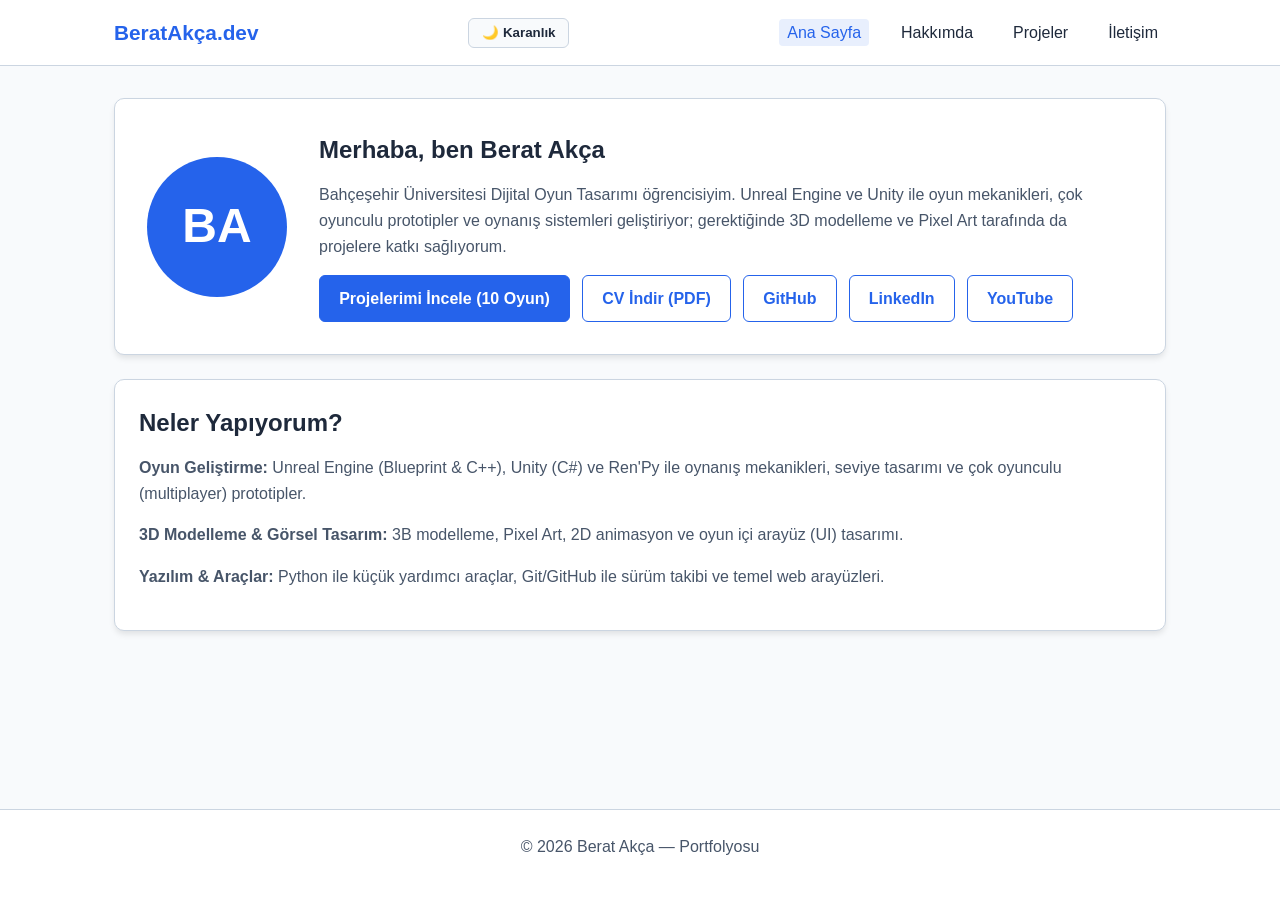
<file: index.html>
<!DOCTYPE html>
<html lang="tr">
<head>
    <meta charset="UTF-8">
    <meta name="viewport" content="width=device-width, initial-scale=1.0">
    <title>Berat Akça | Dijital Oyun Tasarımı Portfolyosu</title>
    <link rel="stylesheet" href="style.css">
</head>
<body>
    <header>
        <nav class="nav-container" aria-label="Ana Gezinti Menüsü">
            <a href="index.html" class="logo">BeratAkça.dev</a>
            <div class="nav-controls">
                <button id="theme-toggle" class="icon-btn" aria-label="Temayı değiştir">🌙 Karanlık</button>
                <button id="menu-toggle" class="icon-btn menu-toggle" aria-expanded="false" aria-controls="nav-links" aria-label="Menüyü aç">☰</button>
            </div>
            <ul id="nav-links" class="nav-links">
                <li><a href="index.html" class="active">Ana Sayfa</a></li>
                <li><a href="hakkimda.html">Hakkımda</a></li>
                <li><a href="projeler.html">Projeler</a></li>
                <li><a href="iletisim.html">İletişim</a></li>
            </ul>
        </nav>
    </header>

    <main>
        <section class="hero card" aria-labelledby="hero-title">
            <div class="avatar" role="img" aria-label="Berat Akça baş harfleri avatarı">BA</div>
            <div>
                <h1 id="hero-title">Merhaba, ben Berat Akça</h1>
                <p>Bahçeşehir Üniversitesi Dijital Oyun Tasarımı öğrencisiyim. Unreal Engine ve Unity ile oyun mekanikleri, çok oyunculu prototipler ve oynanış sistemleri geliştiriyor; gerektiğinde 3D modelleme ve Pixel Art tarafında da projelere katkı sağlıyorum.</p>
                <div class="hero-actions">
                    <a href="projeler.html" class="btn">Projelerimi İncele (10 Oyun)</a>
                    <a href="Berat_Akca_CV.pdf" target="_blank" rel="noopener noreferrer" class="btn btn-outline">CV İndir (PDF)</a>
                    <a href="https://github.com/netrox48" target="_blank" rel="noopener noreferrer" class="btn btn-outline">GitHub</a>
                    <a href="https://www.linkedin.com/in/ba-interactive/" target="_blank" rel="noopener noreferrer" class="btn btn-outline">LinkedIn</a>
                    <a href="https://www.youtube.com/@BAInteractive" target="_blank" rel="noopener noreferrer" class="btn btn-outline">YouTube</a>
                </div>
            </div>
        </section>

        <section class="card" aria-labelledby="highlights-title">
            <h2 id="highlights-title">Neler Yapıyorum?</h2>
            <p><strong>Oyun Geliştirme:</strong> Unreal Engine (Blueprint & C++), Unity (C#) ve Ren'Py ile oynanış mekanikleri, seviye tasarımı ve çok oyunculu (multiplayer) prototipler.</p>
            <p><strong>3D Modelleme & Görsel Tasarım:</strong> 3B modelleme, Pixel Art, 2D animasyon ve oyun içi arayüz (UI) tasarımı.</p>
            <p><strong>Yazılım & Araçlar:</strong> Python ile küçük yardımcı araçlar, Git/GitHub ile sürüm takibi ve temel web arayüzleri.</p>
        </section>
    </main>

    <footer>
        <p>&copy; 2026 Berat Akça — Portfolyosu</p>
    </footer>

    <script src="script.js"></script>
</body>
</html>
</file>
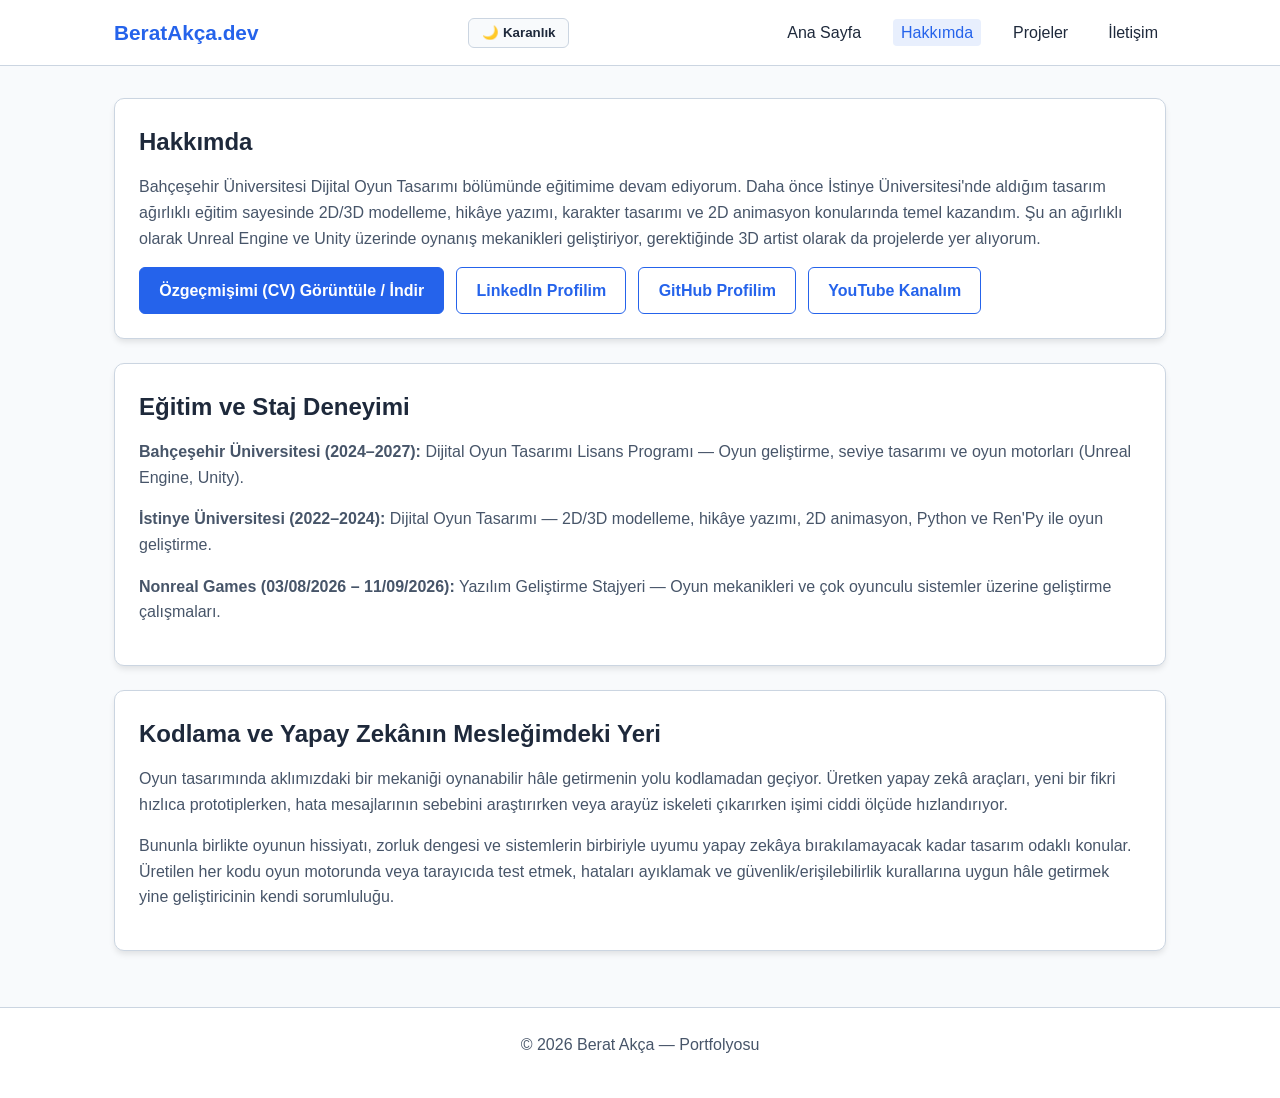
<file: hakkimda.html>
<!DOCTYPE html>
<html lang="tr">
<head>
    <meta charset="UTF-8">
    <meta name="viewport" content="width=device-width, initial-scale=1.0">
    <title>Hakkımda & CV | Berat Akça</title>
    <link rel="stylesheet" href="style.css">
</head>
<body>
    <header>
        <nav class="nav-container" aria-label="Ana Gezinti Menüsü">
            <a href="index.html" class="logo">BeratAkça.dev</a>
            <div class="nav-controls">
                <button id="theme-toggle" class="icon-btn" aria-label="Temayı değiştir">🌙 Karanlık</button>
                <button id="menu-toggle" class="icon-btn menu-toggle" aria-expanded="false" aria-controls="nav-links" aria-label="Menüyü aç">☰</button>
            </div>
            <ul id="nav-links" class="nav-links">
                <li><a href="index.html">Ana Sayfa</a></li>
                <li><a href="hakkimda.html" class="active">Hakkımda</a></li>
                <li><a href="projeler.html">Projeler</a></li>
                <li><a href="iletisim.html">İletişim</a></li>
            </ul>
        </nav>
    </header>

    <main>
        <article class="card">
            <h1>Hakkımda</h1>
            <p>Bahçeşehir Üniversitesi Dijital Oyun Tasarımı bölümünde eğitimime devam ediyorum. Daha önce İstinye Üniversitesi'nde aldığım tasarım ağırlıklı eğitim sayesinde 2D/3D modelleme, hikâye yazımı, karakter tasarımı ve 2D animasyon konularında temel kazandım. Şu an ağırlıklı olarak Unreal Engine ve Unity üzerinde oynanış mekanikleri geliştiriyor, gerektiğinde 3D artist olarak da projelerde yer alıyorum.</p>
            <div class="hero-actions">
                <a href="Berat_Akca_CV.pdf" target="_blank" rel="noopener noreferrer" class="btn">Özgeçmişimi (CV) Görüntüle / İndir</a>
                <a href="https://www.linkedin.com/in/ba-interactive/" target="_blank" rel="noopener noreferrer" class="btn btn-outline">LinkedIn Profilim</a>
                <a href="https://github.com/netrox48" target="_blank" rel="noopener noreferrer" class="btn btn-outline">GitHub Profilim</a>
                <a href="https://www.youtube.com/@BAInteractive" target="_blank" rel="noopener noreferrer" class="btn btn-outline">YouTube Kanalım</a>
            </div>
        </article>

        <section class="card" aria-labelledby="edu-title">
            <h2 id="edu-title">Eğitim ve Staj Deneyimi</h2>
            <p><strong>Bahçeşehir Üniversitesi (2024–2027):</strong> Dijital Oyun Tasarımı Lisans Programı — Oyun geliştirme, seviye tasarımı ve oyun motorları (Unreal Engine, Unity).</p>
            <p><strong>İstinye Üniversitesi (2022–2024):</strong> Dijital Oyun Tasarımı — 2D/3D modelleme, hikâye yazımı, 2D animasyon, Python ve Ren'Py ile oyun geliştirme.</p>
            <p><strong>Nonreal Games (03/08/2026 – 11/09/2026):</strong> Yazılım Geliştirme Stajyeri — Oyun mekanikleri ve çok oyunculu sistemler üzerine geliştirme çalışmaları.</p>
        </section>

        <section class="card" aria-labelledby="ai-role-title">
            <h2 id="ai-role-title">Kodlama ve Yapay Zekânın Mesleğimdeki Yeri</h2>
            <p>Oyun tasarımında aklımızdaki bir mekaniği oynanabilir hâle getirmenin yolu kodlamadan geçiyor. Üretken yapay zekâ araçları, yeni bir fikri hızlıca prototiplerken, hata mesajlarının sebebini araştırırken veya arayüz iskeleti çıkarırken işimi ciddi ölçüde hızlandırıyor.</p>
            <p>Bununla birlikte oyunun hissiyatı, zorluk dengesi ve sistemlerin birbiriyle uyumu yapay zekâya bırakılamayacak kadar tasarım odaklı konular. Üretilen her kodu oyun motorunda veya tarayıcıda test etmek, hataları ayıklamak ve güvenlik/erişilebilirlik kurallarına uygun hâle getirmek yine geliştiricinin kendi sorumluluğu.</p>
        </section>
    </main>

    <footer>
        <p>&copy; 2026 Berat Akça — Portfolyosu</p>
    </footer>

    <script src="script.js"></script>
</body>
</html>
</file>
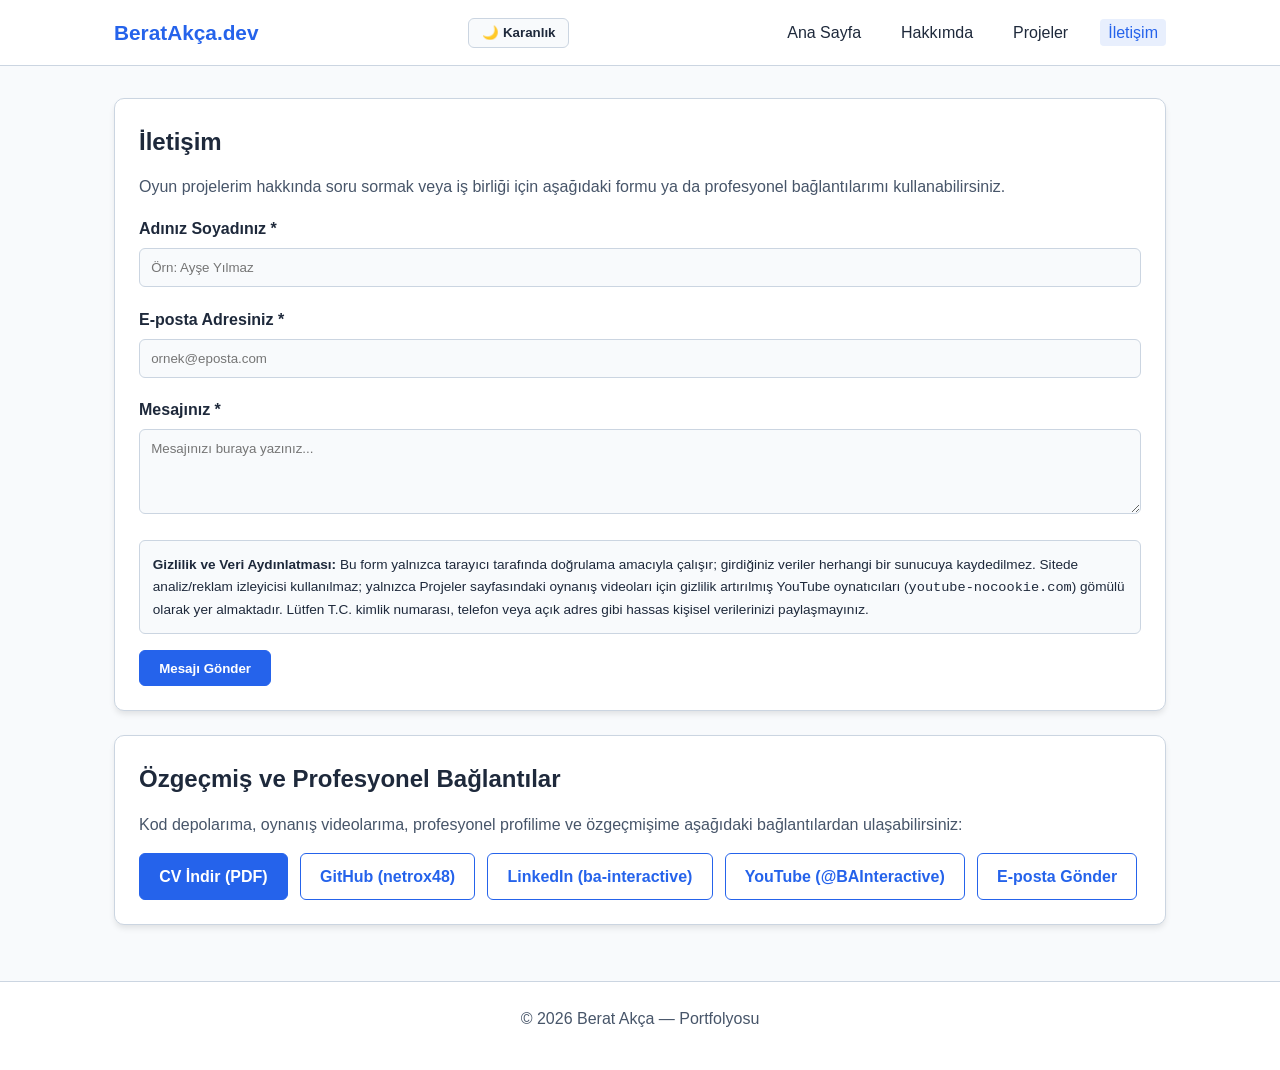
<file: iletisim.html>
<!DOCTYPE html>
<html lang="tr">
<head>
    <meta charset="UTF-8">
    <meta name="viewport" content="width=device-width, initial-scale=1.0">
    <title>İletişim | Berat Akça</title>
    <link rel="stylesheet" href="style.css">
</head>
<body>
    <header>
        <nav class="nav-container" aria-label="Ana Gezinti Menüsü">
            <a href="index.html" class="logo">BeratAkça.dev</a>
            <div class="nav-controls">
                <button id="theme-toggle" class="icon-btn" aria-label="Temayı değiştir">🌙 Karanlık</button>
                <button id="menu-toggle" class="icon-btn menu-toggle" aria-expanded="false" aria-controls="nav-links" aria-label="Menüyü aç">☰</button>
            </div>
            <ul id="nav-links" class="nav-links">
                <li><a href="index.html">Ana Sayfa</a></li>
                <li><a href="hakkimda.html">Hakkımda</a></li>
                <li><a href="projeler.html">Projeler</a></li>
                <li><a href="iletisim.html" class="active">İletişim</a></li>
            </ul>
        </nav>
    </header>

    <main>
        <section class="card" aria-labelledby="contact-title">
            <h1 id="contact-title">İletişim</h1>
            <p>Oyun projelerim hakkında soru sormak veya iş birliği için aşağıdaki formu ya da profesyonel bağlantılarımı kullanabilirsiniz.</p>

            <form id="contact-form" novalidate>
                <div class="form-group">
                    <label for="name">Adınız Soyadınız *</label>
                    <input type="text" id="name" name="name" required placeholder="Örn: Ayşe Yılmaz">
                </div>

                <div class="form-group">
                    <label for="email">E-posta Adresiniz *</label>
                    <input type="email" id="email" name="email" required placeholder="ornek@eposta.com">
                </div>

                <div class="form-group">
                    <label for="message">Mesajınız *</label>
                    <textarea id="message" name="message" rows="4" required placeholder="Mesajınızı buraya yazınız..."></textarea>
                </div>

                <div class="privacy-note">
                    <strong>Gizlilik ve Veri Aydınlatması:</strong> Bu form yalnızca tarayıcı tarafında doğrulama amacıyla çalışır; girdiğiniz veriler herhangi bir sunucuya kaydedilmez. Sitede analiz/reklam izleyicisi kullanılmaz; yalnızca Projeler sayfasındaki oynanış videoları için gizlilik artırılmış YouTube oynatıcıları (<code>youtube-nocookie.com</code>) gömülü olarak yer almaktadır. Lütfen T.C. kimlik numarası, telefon veya açık adres gibi hassas kişisel verilerinizi paylaşmayınız.
                </div>

                <button type="submit" class="btn">Mesajı Gönder</button>
                <div id="form-feedback" class="form-feedback" role="alert"></div>
            </form>
        </section>

        <section class="card" aria-labelledby="social-title">
            <h2 id="social-title">Özgeçmiş ve Profesyonel Bağlantılar</h2>
            <p>Kod depolarıma, oynanış videolarıma, profesyonel profilime ve özgeçmişime aşağıdaki bağlantılardan ulaşabilirsiniz:</p>
            <div class="hero-actions">
                <a href="Berat_Akca_CV.pdf" target="_blank" rel="noopener noreferrer" class="btn">CV İndir (PDF)</a>
                <a href="https://github.com/netrox48" target="_blank" rel="noopener noreferrer" class="btn btn-outline">GitHub (netrox48)</a>
                <a href="https://www.linkedin.com/in/ba-interactive/" target="_blank" rel="noopener noreferrer" class="btn btn-outline">LinkedIn (ba-interactive)</a>
                <a href="https://www.youtube.com/@BAInteractive" target="_blank" rel="noopener noreferrer" class="btn btn-outline">YouTube (@BAInteractive)</a>
                <a href="mailto:akcaberat48@gmail.com" class="btn btn-outline">E-posta Gönder</a>
            </div>
        </section>
    </main>

    <footer>
        <p>&copy; 2026 Berat Akça — Portfolyosu</p>
    </footer>

    <script src="script.js"></script>
</body>
</html>
</file>
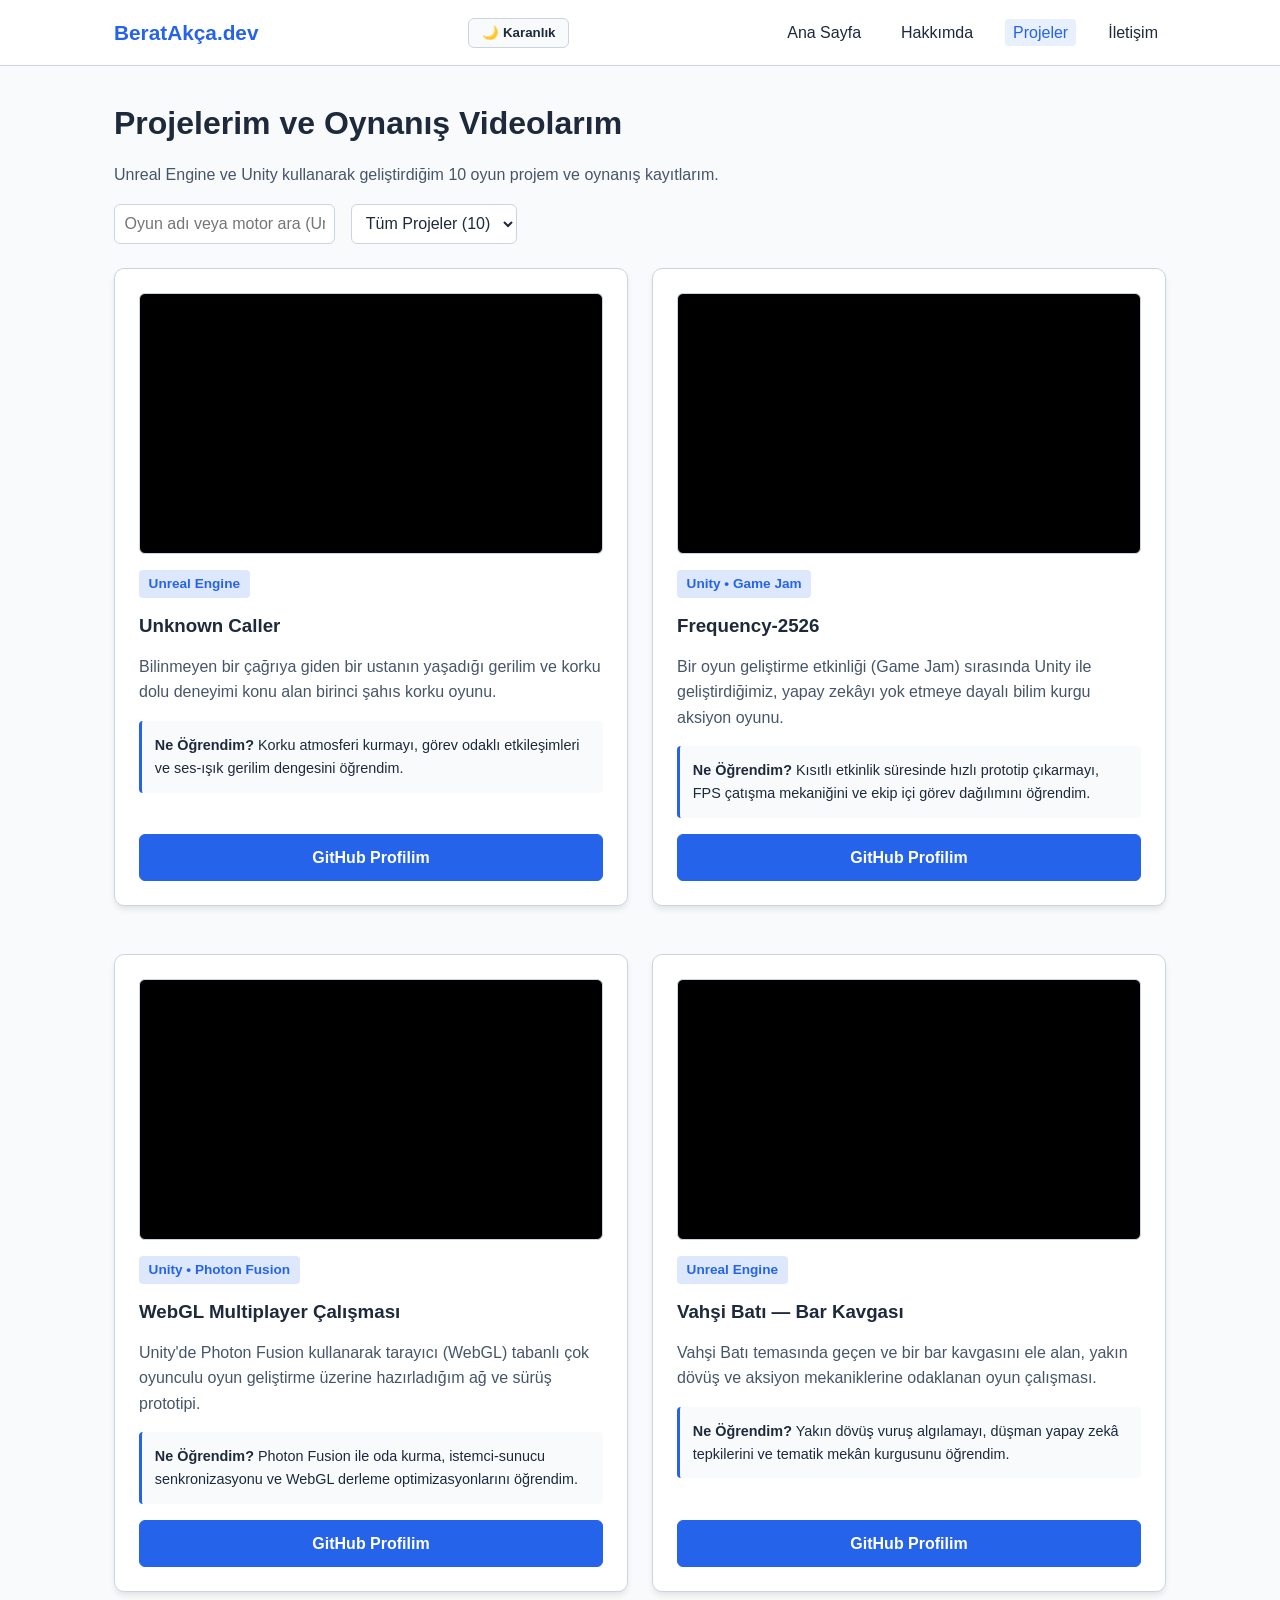
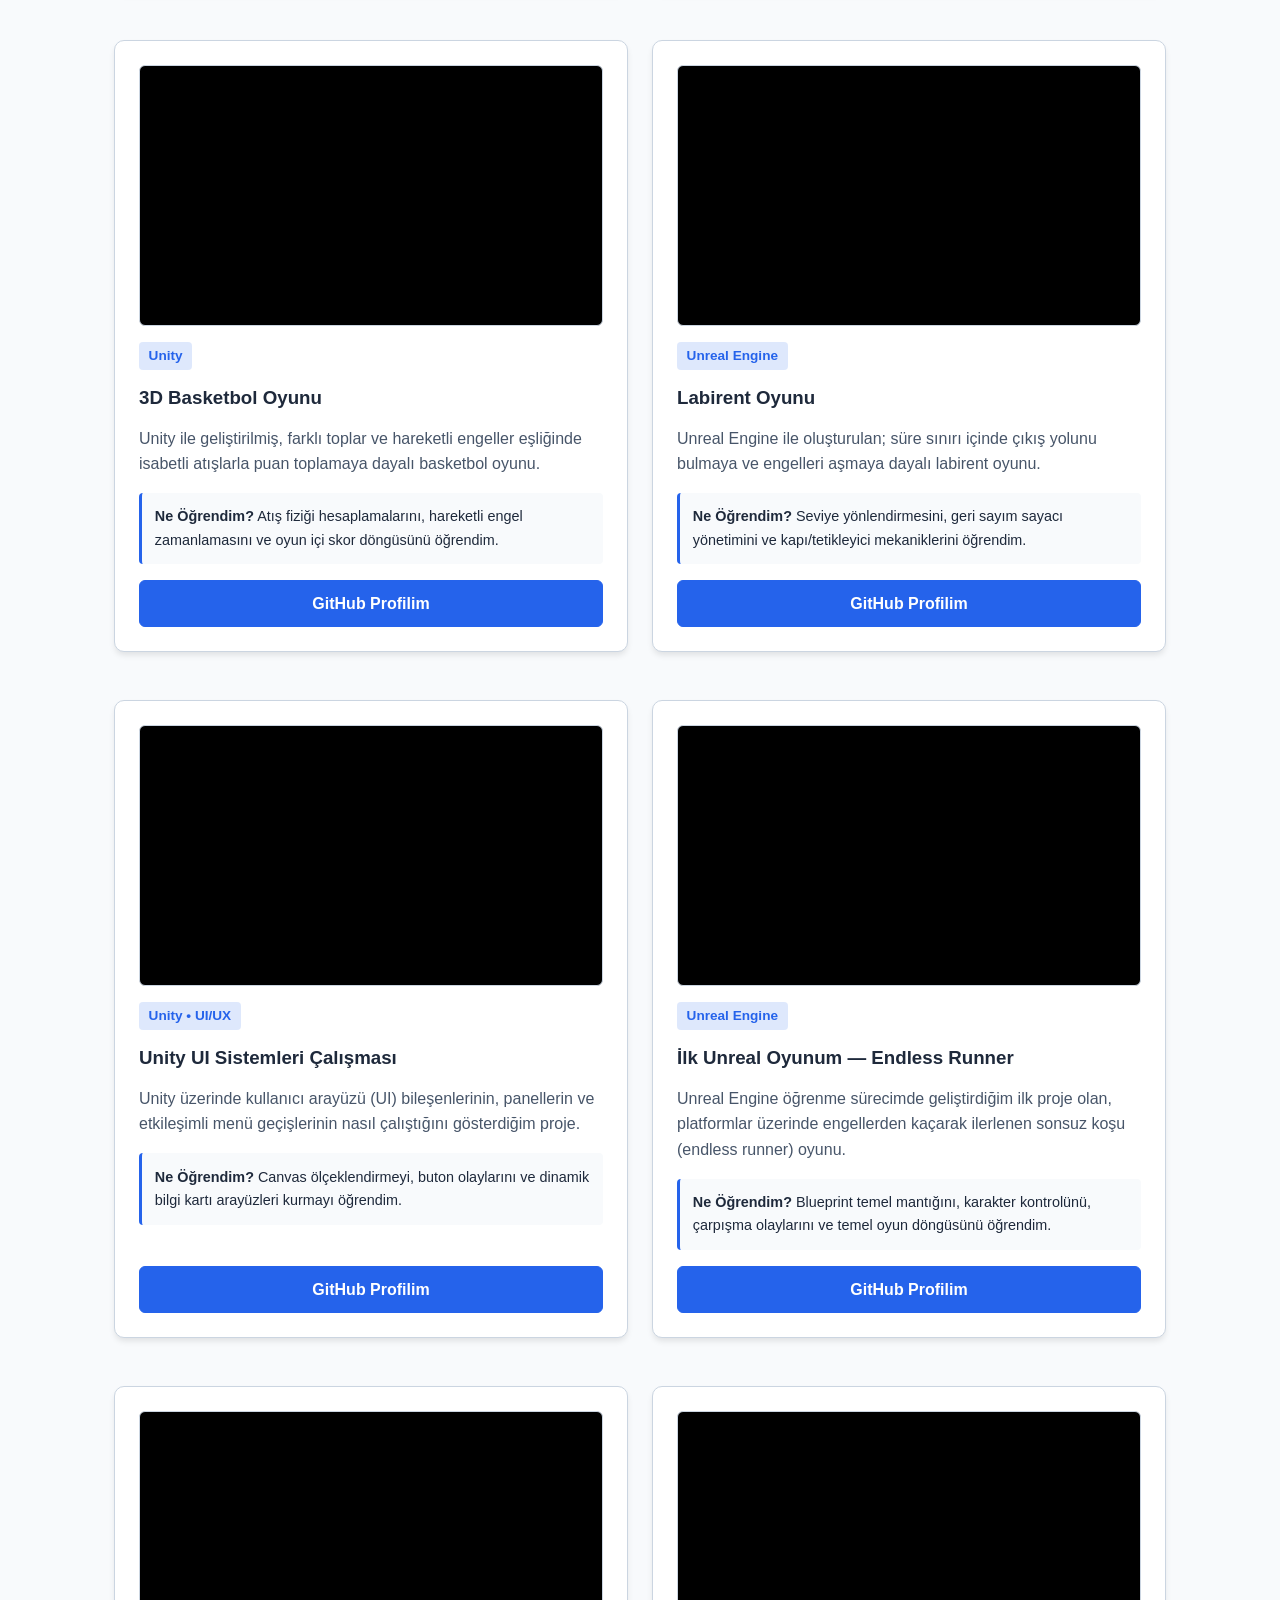
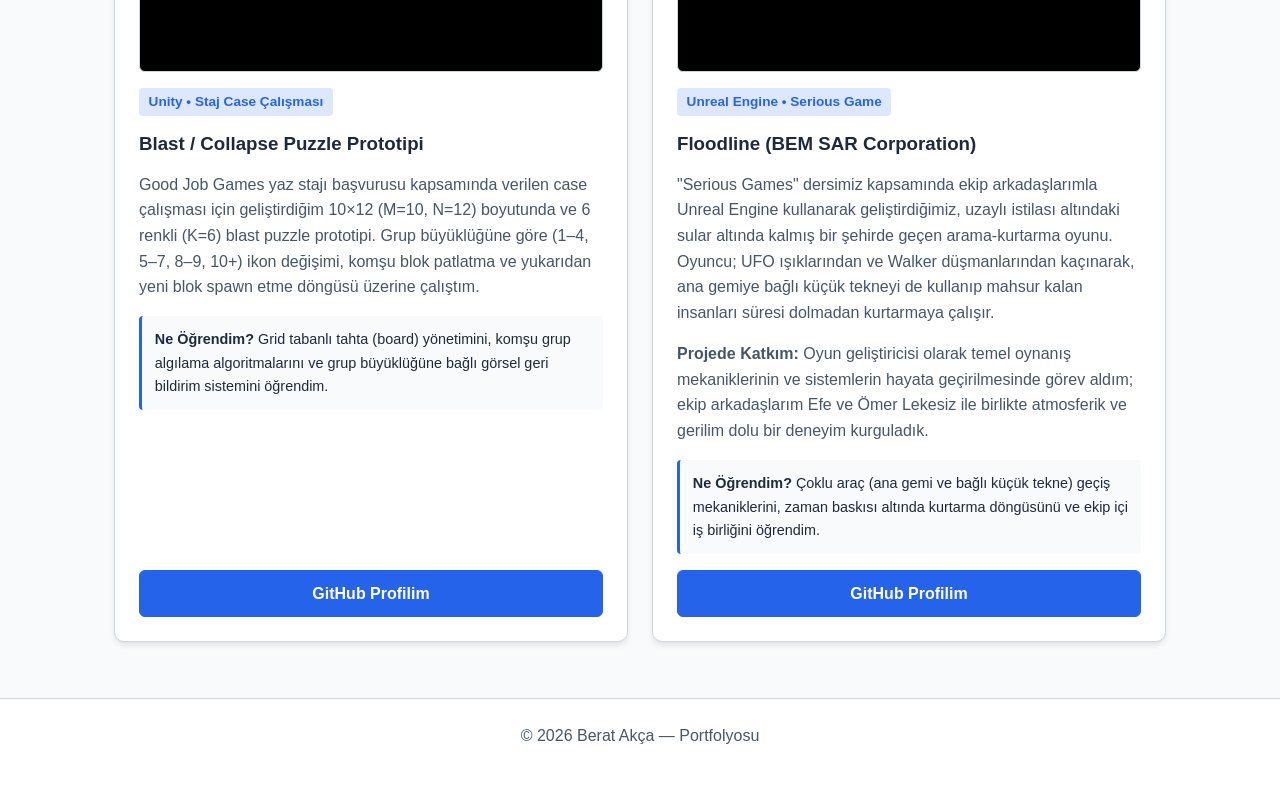
<file: projeler.html>
<!DOCTYPE html>
<html lang="tr">
<head>
    <meta charset="UTF-8">
    <meta name="viewport" content="width=device-width, initial-scale=1.0">
    <title>Projeler & Gameplay | Berat Akça</title>
    <link rel="stylesheet" href="style.css">
</head>
<body>
    <header>
        <nav class="nav-container" aria-label="Ana Gezinti Menüsü">
            <a href="index.html" class="logo">BeratAkça.dev</a>
            <div class="nav-controls">
                <button id="theme-toggle" class="icon-btn" aria-label="Temayı değiştir">🌙 Karanlık</button>
                <button id="menu-toggle" class="icon-btn menu-toggle" aria-expanded="false" aria-controls="nav-links" aria-label="Menüyü aç">☰</button>
            </div>
            <ul id="nav-links" class="nav-links">
                <li><a href="index.html">Ana Sayfa</a></li>
                <li><a href="hakkimda.html">Hakkımda</a></li>
                <li><a href="projeler.html" class="active">Projeler</a></li>
                <li><a href="iletisim.html">İletişim</a></li>
            </ul>
        </nav>
    </header>

    <main>
        <h1>Projelerim ve Oynanış Videolarım</h1>
        <p>Unreal Engine ve Unity kullanarak geliştirdiğim 10 oyun projem ve oynanış kayıtlarım.</p>

        <div class="filter-bar" role="search">
            <label for="project-search" style="display:none;">Proje Ara</label>
            <input type="text" id="project-search" placeholder="Oyun adı veya motor ara (Unreal, Unity...)" aria-label="Proje adı veya teknoloji ara">
            <select id="project-category" aria-label="Kategoriye göre filtrele">
                <option value="all">Tüm Projeler (10)</option>
                <option value="unreal">Unreal Engine</option>
                <option value="unity">Unity</option>
            </select>
        </div>

        <section class="projects-grid" aria-label="Oyun ve Proje Listesi">
            <!-- Oyun 1 -->
            <article class="card project-card" data-category="unreal">
                <div>
                    <div class="video-wrapper">
                        <iframe src="https://www.youtube-nocookie.com/embed/z5uAmqJDeQM" title="Unknown Caller oynanış videosu" loading="lazy" referrerpolicy="strict-origin-when-cross-origin" allow="accelerometer; autoplay; clipboard-write; encrypted-media; gyroscope; picture-in-picture" allowfullscreen></iframe>
                    </div>
                    <span class="badge">Unreal Engine</span>
                    <h3>Unknown Caller</h3>
                    <p>Bilinmeyen bir çağrıya giden bir ustanın yaşadığı gerilim ve korku dolu deneyimi konu alan birinci şahıs korku oyunu.</p>
                    <div class="learned-box">
                        <strong>Ne Öğrendim?</strong> Korku atmosferi kurmayı, görev odaklı etkileşimleri ve ses-ışık gerilim dengesini öğrendim.
                    </div>
                </div>
                <a href="https://github.com/netrox48" target="_blank" rel="noopener noreferrer" class="btn">GitHub Profilim</a>
            </article>

            <!-- Oyun 2 -->
            <article class="card project-card" data-category="unity">
                <div>
                    <div class="video-wrapper">
                        <iframe src="https://www.youtube-nocookie.com/embed/dOP1RgNBnJw" title="Frequency-2526 oynanış videosu" loading="lazy" referrerpolicy="strict-origin-when-cross-origin" allow="accelerometer; autoplay; clipboard-write; encrypted-media; gyroscope; picture-in-picture" allowfullscreen></iframe>
                    </div>
                    <span class="badge">Unity • Game Jam</span>
                    <h3>Frequency-2526</h3>
                    <p>Bir oyun geliştirme etkinliği (Game Jam) sırasında Unity ile geliştirdiğimiz, yapay zekâyı yok etmeye dayalı bilim kurgu aksiyon oyunu.</p>
                    <div class="learned-box">
                        <strong>Ne Öğrendim?</strong> Kısıtlı etkinlik süresinde hızlı prototip çıkarmayı, FPS çatışma mekaniğini ve ekip içi görev dağılımını öğrendim.
                    </div>
                </div>
                <a href="https://github.com/netrox48" target="_blank" rel="noopener noreferrer" class="btn">GitHub Profilim</a>
            </article>

            <!-- Oyun 3 -->
            <article class="card project-card" data-category="unity">
                <div>
                    <div class="video-wrapper">
                        <iframe src="https://www.youtube-nocookie.com/embed/vkjt2aLxeos" title="WebGL Multiplayer çalışması videosu" loading="lazy" referrerpolicy="strict-origin-when-cross-origin" allow="accelerometer; autoplay; clipboard-write; encrypted-media; gyroscope; picture-in-picture" allowfullscreen></iframe>
                    </div>
                    <span class="badge">Unity • Photon Fusion</span>
                    <h3>WebGL Multiplayer Çalışması</h3>
                    <p>Unity'de Photon Fusion kullanarak tarayıcı (WebGL) tabanlı çok oyunculu oyun geliştirme üzerine hazırladığım ağ ve sürüş prototipi.</p>
                    <div class="learned-box">
                        <strong>Ne Öğrendim?</strong> Photon Fusion ile oda kurma, istemci-sunucu senkronizasyonu ve WebGL derleme optimizasyonlarını öğrendim.
                    </div>
                </div>
                <a href="https://github.com/netrox48" target="_blank" rel="noopener noreferrer" class="btn">GitHub Profilim</a>
            </article>

            <!-- Oyun 4 -->
            <article class="card project-card" data-category="unreal">
                <div>
                    <div class="video-wrapper">
                        <iframe src="https://www.youtube-nocookie.com/embed/BZePteiBGX0" title="Vahşi Batı bar kavgası oynanış videosu" loading="lazy" referrerpolicy="strict-origin-when-cross-origin" allow="accelerometer; autoplay; clipboard-write; encrypted-media; gyroscope; picture-in-picture" allowfullscreen></iframe>
                    </div>
                    <span class="badge">Unreal Engine</span>
                    <h3>Vahşi Batı — Bar Kavgası</h3>
                    <p>Vahşi Batı temasında geçen ve bir bar kavgasını ele alan, yakın dövüş ve aksiyon mekaniklerine odaklanan oyun çalışması.</p>
                    <div class="learned-box">
                        <strong>Ne Öğrendim?</strong> Yakın dövüş vuruş algılamayı, düşman yapay zekâ tepkilerini ve tematik mekân kurgusunu öğrendim.
                    </div>
                </div>
                <a href="https://github.com/netrox48" target="_blank" rel="noopener noreferrer" class="btn">GitHub Profilim</a>
            </article>

            <!-- Oyun 5 -->
            <article class="card project-card" data-category="unity">
                <div>
                    <div class="video-wrapper">
                        <iframe src="https://www.youtube-nocookie.com/embed/xuBj3tqWvDQ" title="3D Basketbol oyunu oynanış videosu" loading="lazy" referrerpolicy="strict-origin-when-cross-origin" allow="accelerometer; autoplay; clipboard-write; encrypted-media; gyroscope; picture-in-picture" allowfullscreen></iframe>
                    </div>
                    <span class="badge">Unity</span>
                    <h3>3D Basketbol Oyunu</h3>
                    <p>Unity ile geliştirilmiş, farklı toplar ve hareketli engeller eşliğinde isabetli atışlarla puan toplamaya dayalı basketbol oyunu.</p>
                    <div class="learned-box">
                        <strong>Ne Öğrendim?</strong> Atış fiziği hesaplamalarını, hareketli engel zamanlamasını ve oyun içi skor döngüsünü öğrendim.
                    </div>
                </div>
                <a href="https://github.com/netrox48" target="_blank" rel="noopener noreferrer" class="btn">GitHub Profilim</a>
            </article>

            <!-- Oyun 6 -->
            <article class="card project-card" data-category="unreal">
                <div>
                    <div class="video-wrapper">
                        <iframe src="https://www.youtube-nocookie.com/embed/sknofwdJV9A" title="Unreal Engine labirent oyunu videosu" loading="lazy" referrerpolicy="strict-origin-when-cross-origin" allow="accelerometer; autoplay; clipboard-write; encrypted-media; gyroscope; picture-in-picture" allowfullscreen></iframe>
                    </div>
                    <span class="badge">Unreal Engine</span>
                    <h3>Labirent Oyunu</h3>
                    <p>Unreal Engine ile oluşturulan; süre sınırı içinde çıkış yolunu bulmaya ve engelleri aşmaya dayalı labirent oyunu.</p>
                    <div class="learned-box">
                        <strong>Ne Öğrendim?</strong> Seviye yönlendirmesini, geri sayım sayacı yönetimini ve kapı/tetikleyici mekaniklerini öğrendim.
                    </div>
                </div>
                <a href="https://github.com/netrox48" target="_blank" rel="noopener noreferrer" class="btn">GitHub Profilim</a>
            </article>

            <!-- Oyun 7 -->
            <article class="card project-card" data-category="unity">
                <div>
                    <div class="video-wrapper">
                        <iframe src="https://www.youtube-nocookie.com/embed/0rthqgrsNSc" title="Unity UI sistemleri çalışması videosu" loading="lazy" referrerpolicy="strict-origin-when-cross-origin" allow="accelerometer; autoplay; clipboard-write; encrypted-media; gyroscope; picture-in-picture" allowfullscreen></iframe>
                    </div>
                    <span class="badge">Unity • UI/UX</span>
                    <h3>Unity UI Sistemleri Çalışması</h3>
                    <p>Unity üzerinde kullanıcı arayüzü (UI) bileşenlerinin, panellerin ve etkileşimli menü geçişlerinin nasıl çalıştığını gösterdiğim proje.</p>
                    <div class="learned-box">
                        <strong>Ne Öğrendim?</strong> Canvas ölçeklendirmeyi, buton olaylarını ve dinamik bilgi kartı arayüzleri kurmayı öğrendim.
                    </div>
                </div>
                <a href="https://github.com/netrox48" target="_blank" rel="noopener noreferrer" class="btn">GitHub Profilim</a>
            </article>

            <!-- Oyun 8 -->
            <article class="card project-card" data-category="unreal">
                <div>
                    <div class="video-wrapper">
                        <iframe src="https://www.youtube-nocookie.com/embed/UBIvYLTEsWs" title="İlk Unreal oyunum Endless Runner videosu" loading="lazy" referrerpolicy="strict-origin-when-cross-origin" allow="accelerometer; autoplay; clipboard-write; encrypted-media; gyroscope; picture-in-picture" allowfullscreen></iframe>
                    </div>
                    <span class="badge">Unreal Engine</span>
                    <h3>İlk Unreal Oyunum — Endless Runner</h3>
                    <p>Unreal Engine öğrenme sürecimde geliştirdiğim ilk proje olan, platformlar üzerinde engellerden kaçarak ilerlenen sonsuz koşu (endless runner) oyunu.</p>
                    <div class="learned-box">
                        <strong>Ne Öğrendim?</strong> Blueprint temel mantığını, karakter kontrolünü, çarpışma olaylarını ve temel oyun döngüsünü öğrendim.
                    </div>
                </div>
                <a href="https://github.com/netrox48" target="_blank" rel="noopener noreferrer" class="btn">GitHub Profilim</a>
            </article>

            <!-- Oyun 9 -->
            <article class="card project-card" data-category="unity">
                <div>
                    <div class="video-wrapper">
                        <iframe src="https://www.youtube-nocookie.com/embed/IseA8nP_JGU" title="Blast / Collapse Puzzle prototipi videosu" loading="lazy" referrerpolicy="strict-origin-when-cross-origin" allow="accelerometer; autoplay; clipboard-write; encrypted-media; gyroscope; picture-in-picture" allowfullscreen></iframe>
                    </div>
                    <span class="badge">Unity • Staj Case Çalışması</span>
                    <h3>Blast / Collapse Puzzle Prototipi</h3>
                    <p>Good Job Games yaz stajı başvurusu kapsamında verilen case çalışması için geliştirdiğim 10×12 (M=10, N=12) boyutunda ve 6 renkli (K=6) blast puzzle prototipi. Grup büyüklüğüne göre (1–4, 5–7, 8–9, 10+) ikon değişimi, komşu blok patlatma ve yukarıdan yeni blok spawn etme döngüsü üzerine çalıştım.</p>
                    <div class="learned-box">
                        <strong>Ne Öğrendim?</strong> Grid tabanlı tahta (board) yönetimini, komşu grup algılama algoritmalarını ve grup büyüklüğüne bağlı görsel geri bildirim sistemini öğrendim.
                    </div>
                </div>
                <a href="https://github.com/netrox48" target="_blank" rel="noopener noreferrer" class="btn">GitHub Profilim</a>
            </article>

            <!-- Oyun 10 -->
            <article class="card project-card" data-category="unreal">
                <div>
                    <div class="video-wrapper">
                        <iframe src="https://www.youtube-nocookie.com/embed/65SXW0wPpx8" title="Floodline ciddi oyun projesi videosu" loading="lazy" referrerpolicy="strict-origin-when-cross-origin" allow="accelerometer; autoplay; clipboard-write; encrypted-media; gyroscope; picture-in-picture" allowfullscreen></iframe>
                    </div>
                    <span class="badge">Unreal Engine • Serious Game</span>
                    <h3>Floodline (BEM SAR Corporation)</h3>
                    <p>"Serious Games" dersimiz kapsamında ekip arkadaşlarımla Unreal Engine kullanarak geliştirdiğimiz, uzaylı istilası altındaki sular altında kalmış bir şehirde geçen arama-kurtarma oyunu. Oyuncu; UFO ışıklarından ve Walker düşmanlarından kaçınarak, ana gemiye bağlı küçük tekneyi de kullanıp mahsur kalan insanları süresi dolmadan kurtarmaya çalışır.</p>
                    <p><strong>Projede Katkım:</strong> Oyun geliştiricisi olarak temel oynanış mekaniklerinin ve sistemlerin hayata geçirilmesinde görev aldım; ekip arkadaşlarım Efe ve Ömer Lekesiz ile birlikte atmosferik ve gerilim dolu bir deneyim kurguladık.</p>
                    <div class="learned-box">
                        <strong>Ne Öğrendim?</strong> Çoklu araç (ana gemi ve bağlı küçük tekne) geçiş mekaniklerini, zaman baskısı altında kurtarma döngüsünü ve ekip içi iş birliğini öğrendim.
                    </div>
                </div>
                <a href="https://github.com/netrox48" target="_blank" rel="noopener noreferrer" class="btn">GitHub Profilim</a>
            </article>
        </section>
    </main>

    <footer>
        <p>&copy; 2026 Berat Akça — Portfolyosu</p>
    </footer>

    <script src="script.js"></script>
</body>
</html>
</file>
<file: style.css>
/* Renk Değişkenleri (Aydınlık ve Karanlık Mod) */
:root {
    --bg-color: #f8fafc;
    --surface-color: #ffffff;
    --text-color: #1e293b;
    --muted-text: #475569;
    --primary-color: #2563eb;
    --primary-hover: #1d4ed8;
    --border-color: #cbd5e1;
    --shadow: 0 4px 6px -1px rgba(0, 0, 0, 0.1);
}

body.dark-mode {
    --bg-color: #0f172a;
    --surface-color: #1e293b;
    --text-color: #f1f5f9;
    --muted-text: #94a3b8;
    --primary-color: #60a5fa;
    --primary-hover: #3b82f6;
    --border-color: #334155;
    --shadow: 0 4px 6px -1px rgba(0, 0, 0, 0.4);
}

/* Genel Sıfırlama ve Erişilebilirlik */
* {
    box-sizing: border-box;
    margin: 0;
    padding: 0;
}

body {
    font-family: 'Segoe UI', Tahoma, Geneva, Verdana, sans-serif;
    background-color: var(--bg-color);
    color: var(--text-color);
    line-height: 1.6;
    transition: background-color 0.3s, color 0.3s;
    display: flex;
    flex-direction: column;
    min-height: 100vh;
}

/* Klavye ile gezinme (Tab) odak göstergesi */
a:focus, button:focus, input:focus, textarea:focus, select:focus {
    outline: 3px solid var(--primary-color);
    outline-offset: 2px;
}

/* Üst Menü (Header & Nav) */
header {
    background-color: var(--surface-color);
    border-bottom: 1px solid var(--border-color);
    position: sticky;
    top: 0;
    z-index: 100;
}

.nav-container {
    max-width: 1100px;
    margin: 0 auto;
    padding: 1rem 1.5rem;
    display: flex;
    justify-content: space-between;
    align-items: center;
}

.logo {
    font-size: 1.3rem;
    font-weight: 700;
    color: var(--primary-color);
    text-decoration: none;
}

.nav-links {
    list-style: none;
    display: flex;
    gap: 1.5rem;
    align-items: center;
}

    .nav-links a {
        text-decoration: none;
        color: var(--text-color);
        font-weight: 500;
        padding: 0.3rem 0.5rem;
        border-radius: 4px;
    }

        .nav-links a:hover, .nav-links a.active {
            color: var(--primary-color);
            background-color: rgba(37, 99, 235, 0.1);
        }

.nav-controls {
    display: flex;
    gap: 0.5rem;
    align-items: center;
}

button.icon-btn {
    background: var(--bg-color);
    color: var(--text-color);
    border: 1px solid var(--border-color);
    padding: 0.4rem 0.8rem;
    border-radius: 6px;
    cursor: pointer;
    font-weight: 600;
}

.menu-toggle {
    display: none;
}

/* Ana İçerik Alanı */
main {
    max-width: 1100px;
    width: 100%;
    margin: 2rem auto;
    padding: 0 1.5rem;
    flex: 1;
}

.card {
    background-color: var(--surface-color);
    border: 1px solid var(--border-color);
    border-radius: 10px;
    padding: 1.5rem;
    box-shadow: var(--shadow);
    margin-bottom: 1.5rem;
}

h1, h2, h3 {
    margin-bottom: 0.8rem;
}

p {
    margin-bottom: 1rem;
    color: var(--muted-text);
}

.hero-actions {
    display: flex;
    gap: 0.75rem;
    flex-wrap: wrap;
    margin-top: 0.5rem;
}

.btn {
    display: inline-block;
    background-color: var(--primary-color);
    color: #ffffff;
    padding: 0.6rem 1.2rem;
    border: 1px solid var(--primary-color);
    border-radius: 6px;
    text-decoration: none;
    font-weight: 600;
    cursor: pointer;
    text-align: center;
}

body.dark-mode .btn {
    color: #0f172a;
}

.btn:hover {
    background-color: var(--primary-hover);
    border-color: var(--primary-hover);
}

.btn-outline {
    background-color: transparent;
    color: var(--primary-color);
}

body.dark-mode .btn-outline {
    color: var(--primary-color);
}

.btn-outline:hover {
    background-color: rgba(37, 99, 235, 0.1);
}

/* Ana Sayfa Hero Alanı */
.hero {
    display: flex;
    align-items: center;
    gap: 2rem;
    padding: 2rem;
}

.avatar {
    width: 140px;
    height: 140px;
    border-radius: 50%;
    background-color: var(--primary-color);
    color: #fff;
    display: flex;
    align-items: center;
    justify-content: center;
    font-size: 3rem;
    font-weight: bold;
    flex-shrink: 0;
}

/* Projeler Izgara (Grid) ve Filtre */
.filter-bar {
    display: flex;
    gap: 1rem;
    margin-bottom: 1.5rem;
    flex-wrap: wrap;
}

    .filter-bar input, .filter-bar select {
        padding: 0.6rem;
        border: 1px solid var(--border-color);
        border-radius: 6px;
        background-color: var(--surface-color);
        color: var(--text-color);
        font-size: 1rem;
    }

.projects-grid {
    display: grid;
    grid-template-columns: repeat(2, 1fr);
    gap: 1.5rem;
}

.project-card {
    display: flex;
    flex-direction: column;
    justify-content: space-between;
}

/* Gameplay Video Alanı */
.video-wrapper {
    position: relative;
    width: 100%;
    aspect-ratio: 16 / 9;
    background-color: #000;
    border-radius: 6px;
    overflow: hidden;
    margin-bottom: 1rem;
    border: 1px solid var(--border-color);
}

    .video-wrapper video,
    .video-wrapper iframe {
        width: 100%;
        height: 100%;
        border: none;
        display: block;
    }

.badge {
    display: inline-block;
    background-color: rgba(37, 99, 235, 0.15);
    color: var(--primary-color);
    padding: 0.2rem 0.6rem;
    border-radius: 4px;
    font-size: 0.85rem;
    font-weight: 600;
    margin-bottom: 0.8rem;
}

.learned-box {
    background-color: var(--bg-color);
    padding: 0.8rem;
    border-left: 3px solid var(--primary-color);
    border-radius: 4px;
    font-size: 0.9rem;
    margin: 1rem 0;
}

/* İletişim Formu */
.form-group {
    margin-bottom: 1.2rem;
}

    .form-group label {
        display: block;
        font-weight: 600;
        margin-bottom: 0.4rem;
    }

    .form-group input, .form-group textarea {
        width: 100%;
        padding: 0.7rem;
        border: 1px solid var(--border-color);
        border-radius: 6px;
        background-color: var(--bg-color);
        color: var(--text-color);
        font-family: inherit;
    }

.privacy-note {
    font-size: 0.85rem;
    background-color: var(--bg-color);
    padding: 0.8rem;
    border-radius: 6px;
    border: 1px solid var(--border-color);
    margin-bottom: 1rem;
}

.form-feedback {
    margin-top: 1rem;
    padding: 0.8rem;
    border-radius: 6px;
    font-weight: 600;
    display: none;
}

    .form-feedback.error {
        display: block;
        background-color: #fee2e2;
        color: #991b1b;
    }

    .form-feedback.success {
        display: block;
        background-color: #dcfce7;
        color: #166534;
    }

/* Alt Bilgi (Footer) */
footer {
    background-color: var(--surface-color);
    border-top: 1px solid var(--border-color);
    text-align: center;
    padding: 1.5rem;
    margin-top: auto;
}

/* @media Kuralı 1: Tablet Ekranlar (900px ve altı) */
@media (max-width: 900px) {
    .projects-grid {
        grid-template-columns: 1fr;
    }
}

/* @media Kuralı 2: Mobil Ekranlar (600px ve altı) */
@media (max-width: 600px) {
    .hero {
        flex-direction: column;
        text-align: center;
    }

    .hero-actions {
        justify-content: center;
    }

    .menu-toggle {
        display: inline-block;
    }

    .nav-links {
        display: none;
        flex-direction: column;
        width: 100%;
        position: absolute;
        top: 100%;
        left: 0;
        background-color: var(--surface-color);
        border-bottom: 1px solid var(--border-color);
        padding: 1rem;
    }

        .nav-links.open {
            display: flex;
        }
}
</file>
